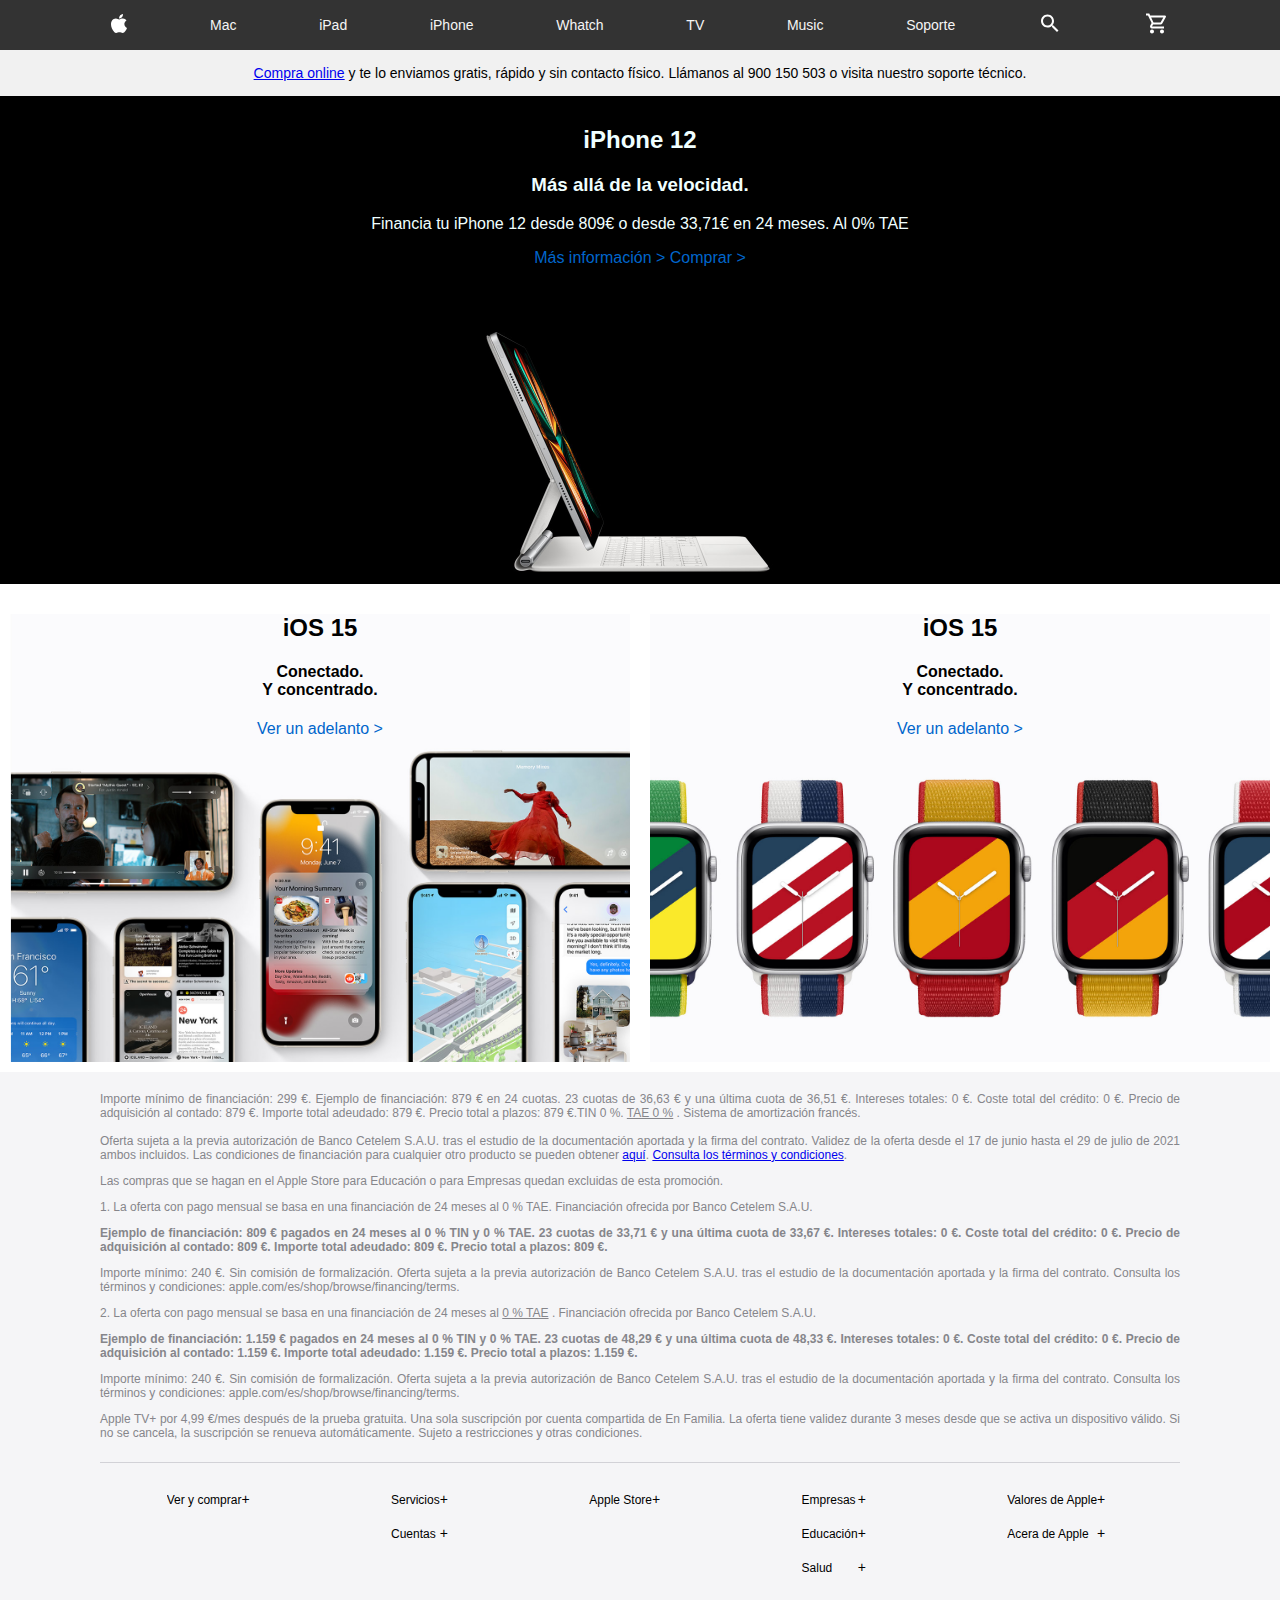
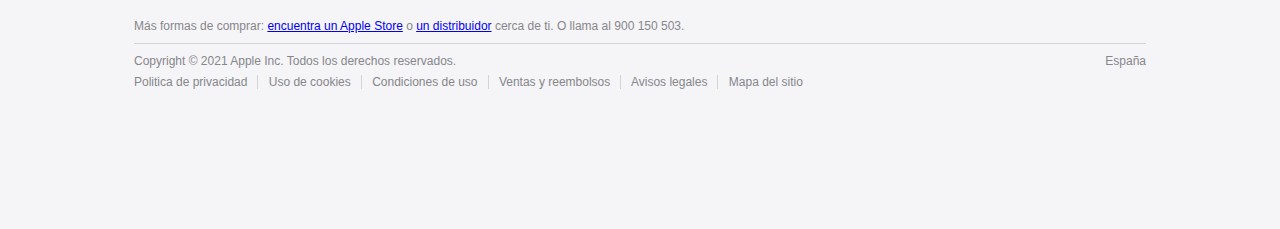
<file: apple.html>
<!DOCTYPE html>
<html>

<head>
    <meta charset="utf-8" name="viewport" content="width=device-width, initial-scale=1.0">
    <title>Apple</title>
    <link rel="stylesheet" type="text/css" href="styles-apple.css">
    <link rel="stylesheet"
          href="https://fonts.googleapis.com/css?family=Tangerine">
</head>
<body>
    <nav class="nav" id="navbar-header">
        <header >
            <ul class="nav-brand">
                <li class="nav-brand__link menu">
                    <a href="#navbar-header">
                        <img class="nav-icon" src="./resources/menu_white_24dp.svg" width="24" height="27" alt="apple logo">
                    </a>
                </li>
                <li class="nav-brand__link close">
                    <a href="#">
                        <img class="nav-icon" src="./resources/close_white_24dp.svg" width="24" height="27" alt="apple logo">
                    </a>
                </li>
                <li class="nav-brand__link">
                    <img class="nav-icon" src="./resources/apple.svg" width="16" height="19" alt="menu logo">
                </li>
                <li class="nav-brand__link">
                    <img class="nav-icon" src="./resources/shopping_cart_white_24dp.svg" width="24" height="27" alt="close logo">
                </li>
            </ul>
        </header>

        <ul class="nav-bar nav-bar-m">
            <li class="nav-bar__link mobile-hide">
                <img src="./resources/apple.svg" width="16" height="19" alt="apple logo">
            </li>
            <li class="nav-bar__link">
                <a>Mac</a>
            </li>
            <li class="nav-bar__link">
                <a>iPad</a>
            </li>
            <li class="nav-bar__link">
                <a>iPhone</a>
            </li>
            <li class="nav-bar__link">
                <a>Whatch</a>
            </li>
            <li class="nav-bar__link">
                <a>TV</a>
            </li>
            <li class="nav-bar__link">
                <a>Music</a>
            </li>
            <li class="nav-bar__link">
                <a>Soporte</a>
            </li>
            <li class="nav-bar__link mobile-hide">
                <img src="./resources/search_white_24dp.svg" width="24" height="27" alt="apple logo">
            </li>
            <li class="nav-bar__link mobile-hide">
                <img src="./resources/shopping_cart_white_24dp.svg" width="24" height="27" alt="apple logo">
            </li>
        </ul>
    </nav>
    <main>
        <div class="buy-online">
            <div class="buy-online__aviso-envio">
                <a href="/es/shop/goto/shop">Compra online</a>
                <span> y te lo enviamos gratis, rápido y sin contacto físico. Llámanos al
                     900 150 503 o visita nuestro soporte técnico.</span>
            </div>
        </div>
        <div class="section-product product-new">
            <div class="image-background ipad-pro">
                <div>
                    <h2>iPhone 12</h2>
                    <h3>Más allá de la velocidad.</h3>
                    <p>Financia tu iPhone 12 desde 809&euro; o desde 33,71&euro; en 24 meses. Al 0% TAE</p>
                </div>
                <div>
                    <a class="section-product__link-product">Más información ></a>
                    <a class="section-product__link-product">Comprar ></a>
                </div>
            </div>
        </div>
        <div class="section-product half-product" style="background-color:white;color: black;">
            <div class="image-background products-all">
                <div>
                    <h2>iOS 15</h2>
                    <h4>Conectado.<br> Y concentrado.</h4>
                </div>
                <div>
                    <a class="section-product__link-product">Ver un adelanto ></a>
                </div>
            </div>
        </div>

        <div class="section-product half-product" style="background-color:white;color: black;">
            <div class="image-background products-watch">
                <div>
                    <h2>iOS 15</h2>
                    <h4>Conectado.<br> Y concentrado.</h4>
                </div>
                <div>
                    <a class="section-product__link-product">Ver un adelanto ></a>
                </div>
            </div>
        </div>
    </main>

    <footer>
        <div class="footer-padding">
            <div class="footer-color">
                <div class="footer-style">
                    <span>Importe mínimo de financiación: 299 &euro;.
                         Ejemplo de financiación: 879 &euro; en 24 cuotas. 23 cuotas de 36,63 &euro; y una última cuota de 36,51 &euro;.
                          Intereses totales: 0 &euro;. Coste total del crédito: 0 €. Precio de adquisición al contado: 879 &euro;.
                           Importe total adeudado: 879 &euro;. Precio total a plazos: 879 &euro;.TIN 0 %.</span>
                    <span class="underline"> TAE 0 %</span>
                    <span>. Sistema de amortización francés.</span>   
                    <br>
                    <br>   
                    <span>Oferta sujeta a la previa autorización de Banco Cetelem S.A.U. tras el estudio de la
                     documentación aportada y la firma del contrato. Validez de la oferta desde el 17 de junio hasta
                      el 29 de julio de 2021 ambos incluidos. Las condiciones de financiación para cualquier otro
                       producto se pueden obtener </span>
                    <a href="https://www.cetelem.es/prestamo/calculadora-apple-promo/">aquí</a>.
                    <a href="/es/shop/browse/finance/loan">Consulta los términos y condiciones</a>.
                        
                    <p>Las compras que se hagan en el Apple Store para Educación o para Empresas quedan excluidas
                     de esta promoción.
                    </p>
                    <p>1. La oferta con pago mensual se basa en una financiación de 24 meses al 0 % TAE.
                         Financiación ofrecida por Banco Cetelem S.A.U.
                        
                    <p class="bold">Ejemplo de financiación: 809 &euro; pagados en 24 meses al 0 % TIN y 0 % TAE. 23 cuotas de 33,71 &euro;
                     y una última cuota de 33,67 &euro;. Intereses totales: 0 &euro;. Coste total del crédito: 0 &euro;. Precio de
                      adquisición al contado: 809 &euro;. Importe total adeudado: 809 &euro;. Precio total a plazos: 809 &euro;.</p>
                        
                    <p>Importe mínimo: 240 &euro;. Sin comisión de formalización. Oferta sujeta a la previa autorización
                         de Banco Cetelem S.A.U. tras el estudio de la documentación aportada y la firma del contrato.
                          Consulta los términos y condiciones: apple.com/es/shop/browse/financing/terms.
                    </p>
                    
                    <span>2. La oferta con pago mensual se basa en una financiación de 24 meses al </span>
                    <span class="underline">0 % TAE</span>
                    <span>. Financiación ofrecida por Banco Cetelem S.A.U.</span>
                        
                    <p class="bold">Ejemplo de financiación: 1.159 &euro; pagados en 24 meses al 0 % TIN y 0 % TAE. 23 cuotas de 48,29 &euro;
                         y una última cuota de 48,33 &euro;. Intereses totales: 0 &euro;. Coste total del crédito: 0 €. Precio de
                          adquisición al contado: 1.159 &euro;. Importe total adeudado: 1.159 &euro;. Precio total a plazos: 1.159 &euro;.</p>
                        
                    <p>Importe mínimo: 240 &euro;. Sin comisión de formalización. Oferta sujeta a la previa autorización
                         de Banco Cetelem S.A.U. tras el estudio de la documentación aportada y la firma del contrato.
                          Consulta los términos y condiciones: apple.com/es/shop/browse/financing/terms.
                    </p>
                    
                    <p>Apple TV+ por 4,99 &euro;/mes después de la prueba gratuita. Una sola suscripción por cuenta
                         compartida de En Familia. La oferta tiene validez durante 3 meses desde que se activa
                          un dispositivo válido. Si no se cancela, la suscripción se renueva automáticamente.
                           Sujeto a restricciones y otras condiciones.</p>
                </div>
                <nav>
                    <div class="nav-bar-show">
                        <div class="footer-item" id="footer-item-1">
                            <p class="footer-item__link-1">Ver y comprar</p>
                            <span class="footer-item__expand-1">+</span>
                            <a href="#footer-item-1" class="footer-item__open-list-1"></a>
                            <a href="#" class="footer-item__close-list-1"></a>
                            <ul class="footer-item__list-1">
                                <li>
                                    <a>Mac</a>
                                </li>
                                <li>
                                    <a>iPad</a>
                                </li>
                                <li>
                                    <a>iPhone</a>
                                </li>
                                <li>
                                    <a>Watch</a>
                                </li>
                                <li>
                                    <a>TV</a>
                                </li>
                                <li>
                                    <a>Music</a>
                                </li>
                                <li>
                                    <a>AirPods</a>
                                </li>
                                <li>
                                    <a>Accesorios</a>
                                </li>
                                <li>
                                    <a>Tarjeta Regalo</a>
                                </li>
                            </ul>
                        </div>
                        <div>
                            <div class="footer-item" id="footer-item-2">
                                <p class="footer-item__link-2">Servicios</p>
                                <span class="footer-item__expand-2">+</span>
                                <a href="#footer-item-2" class="footer-item__open-list-2"></a>
                                <a href="#" class="footer-item__close-list-2"></a>
                                <ul class="footer-item__list-2">
                                    <li>
                                        <a>Apple Music</a>
                                    </li>
                                    <li>
                                        <a>Apple TV+</a>
                                    </li>
                                    <li>
                                        <a>Apple Arcade</a>
                                    </li>
                                    <li>
                                        <a>iCloud</a>
                                    </li>
                                    <li>
                                        <a>Apple One</a>
                                    </li>
                                    <li>
                                        <a>Apple Pay</a>
                                    </li>
                                    <li>
                                        <a>Apple Books</a>
                                    </li>
                                    <li>
                                        <a>Apple Podcasts</a>
                                    </li>
                                    <li>
                                        <a>Apple Store</a>
                                    </li>
                                </ul>
                            </div>
                            <div class="footer-item" id="footer-item-3">
                                <p class="footer-item__link-3">Cuentas</p>
                                <span class="footer-item__expand-3">+</span>
                                <a href="#footer-item-3" class="footer-item__open-list-3"></a>
                                <a href="#" class="footer-item__close-list-3"></a>
                                <ul class="footer-item__list-3">
                                    <li>
                                        <a>Gestionar ID de Apple</a>
                                    </li>
                                    <li>
                                        <a>Cuenta de Apple Store</a>
                                    </li>
                                    <li>
                                        <a>iCloud.com</a>
                                    </li>
                                </ul>
                            </div>
                        </div>
                        <div class="footer-item" id="footer-item-4">
                            <p class="footer-item__link-4">Apple Store</p>
                            <span class="footer-item__expand-4">+</span>
                            <a href="#footer-item-4" class="footer-item__open-list-4"></a>
                            <a href="#" class="footer-item__close-list-4"></a>
                            <ul class="footer-item__list-4">
                                <li>
                                    <a>Encontrar una tienda</a>
                                </li>
                                <li>
                                    <a>Comprar online</a>
                                </li>
                                <li>
                                    <a>Genius Bar</a>
                                </li>
                                <li>
                                    <a>Today at Apple</a>
                                </li>
                                <li>
                                    <a>Campamento de Apple</a>
                                </li>
                                <li>
                                    <a>App Apple Store</a>
                                </li>
                                <li>
                                    <a>Reacondicionado</a>
                                </li>
                                <li>
                                    <a>Financiación</a>
                                </li>
                                <li>
                                    <a>Apple Trade In</a>
                                </li>
                                <li>
                                    <a>Ayudar para comprar</a>
                                </li>
                            </ul>
                        </div>
                        <div>
                            <div class="footer-item" id="footer-item-5">
                                <p class="footer-item__link-5">Empresas</p>
                                <span class="footer-item__expand-5">+</span>
                                <a href="#footer-item-5" class="footer-item__open-list-5"></a>
                                <a href="#" class="footer-item__close-list-5"></a>
                                <ul class="footer-item__list-5">
                                    <li>
                                        <a>Apple y las empresas</a>
                                    </li>
                                    <li>
                                        <a>Compras de empresa</a>
                                    </li>
                                </ul>
                            </div>
                            <div class="footer-item" id="footer-item-6">
                                <p class="footer-item__link-6">Educación</p>
                                <span class="footer-item__expand-6">+</span>
                                <a href="#footer-item-6" class="footer-item__open-list-6"></a>
                                <a href="#" class="footer-item__close-list-6"></a>
                                <ul class="footer-item__list-6">
                                    <li>
                                        <a>Apple en la educación</a>
                                    </li>
                                    <li>
                                        <a>Compras para la universidad</a>
                                    </li>
                                </ul>
                            </div>
                            <div class="footer-item" id="footer-item-7">
                                <p class="footer-item__link-7">Salud</p>
                                <span class="footer-item__expand-7">+</span>
                                <a href="#footer-item-7" class="footer-item__open-list-7"></a>
                                <a href="#" class="footer-item__close-list-7"></a>
                                <ul class="footer-item__list-7">
                                    <li>
                                        <a>Apple en el sector sanitario</a>
                                    </li>
                                    <li>
                                        <a>Salud en el Apple Watch</a>
                                    </li>
                                </ul>
                            </div>
                        </div>
                        <div>
                            <div class="footer-item" id="footer-item-8">
                                <p class="footer-item__link-8">Valores de Apple</p>
                                <span class="footer-item__expand-8">+</span>
                                <a href="#footer-item-8" class="footer-item__open-list-8"></a>
                                <a href="#" class="footer-item__close-list-8"></a>
                                <ul class="footer-item__list-8">
                                    <li>
                                        <a>Accesibilidad</a>
                                    </li>
                                    <li>
                                        <a>Medio Ambiente</a>
                                    </li>
                                    <li>
                                        <a>Privacidad</a>
                                    </li>
                                    <li>
                                        <a>Responsabilidad de proveedores</a>
                                    </li>
                                </ul>
                            </div>
                            <div class="footer-item" id="footer-item-9">
                                <p class="footer-item__link-9">Acera de Apple</p>
                                <span class="footer-item__expand-9">+</span>
                                <a href="#footer-item-9" class="footer-item__open-list-9"></a>
                                <a href="#" class="footer-item__close-list-9"></a>
                                <ul class="footer-item__list-9">
                                    <li>
                                        <a>Newsroom</a>
                                    </li>
                                    <li>
                                        <a>Directivos de Apple</a>
                                    </li>
                                    <li>
                                        <a>Empleo</a>
                                    </li>
                                    <li>
                                        <a>Garantía</a>
                                    </li>
                                    <li>
                                        <a>Inversores</a>
                                    </li>
                                    <li>
                                        <a>Ética y conducta</a>
                                    </li>
                                    <li>
                                        <a>Eventos</a>
                                    </li>
                                    <li>
                                        <a>Creación de empleo en Europa</a>
                                    </li>
                                    <li>
                                        <a>Contacto</a>
                                    </li>
                                </ul>
                            </div>
                        </div>
                        
                    </div>
            
                </nav>
                <div class="bottom-footer">
                    <div class="buy-more">
                        <span>Más formas de comprar: </span>
                        <a href="/es/retail/">encuentra un Apple Store</a>
                        <span> o </span>
                        <a href="https://locate.apple.com/es/es/">un distribuidor</a>
                        <span> cerca de ti.</span>
                        <span> O llama al 900 150 503.</span>
                    </div>
                    <div class="footer-location">
                        <a>España</a>
                    </div>
                    <div class="copy-right">Copyright © 2021 Apple Inc. Todos los derechos reservados.
                    </div>
                    <div class="last-footer-list">
                        <a class="last-footer-list__item">Politica de privacidad</a>
                        <a class="last-footer-list__item">Uso de cookies</a>
                        <a class="last-footer-list__item">Condiciones de uso</a>
                        <a class="last-footer-list__item">Ventas y reembolsos</a>
                        <a class="last-footer-list__item">Avisos legales</a>
                        <a>Mapa del sitio</a>
                    </div>

                </div>
            </div>
        </div>

    </footer>
    
</body>

</html>
</file>
<file: styles-apple.css>
body {
  margin: 0%;
  padding: 0%;
  font-family: "SF Pro Display", "SF Pro Icons", "Helvetica Neue", "Helvetica", "Arial", sans-serif;
}

/*header{
    background-color:darkgreen;
    height: 50px;
    margin: 10px;
    border-radius: 10px;
}*/
nav {
  /*display: flex;
    flex-direction: row;
    justify-content:center;
    display: flex;
    justify-content: center;
    align-content: space-around;
    flex-wrap: wrap;
    margin: 10px;*/
}

.nav-brand {
  height: 50px;
  display: -webkit-box;
  display: -ms-flexbox;
  display: flex;
  -webkit-box-pack: justify;
      -ms-flex-pack: justify;
          justify-content: space-between;
  -webkit-box-align: center;
      -ms-flex-align: center;
          align-items: center;
  -webkit-box-orient: horizontal;
  -webkit-box-direction: normal;
      -ms-flex-direction: row;
          flex-direction: row;
  background-color: rgba(0, 0, 0, 0.8);
}

.nav-brand .nav-icon {
  padding: 15px;
}

.nav-brand .nav-brand__link {
  color: whitesmoke;
}

.nav-icon {
  padding: 15px;
}

.nav-brand__link {
  color: whitesmoke;
}

.nav-bar {
  position: absolute;
  width: 100%;
  display: -webkit-box;
  display: -ms-flexbox;
  display: flex;
  -ms-flex-pack: distribute;
      justify-content: space-around;
  -webkit-box-orient: vertical;
  -webkit-box-direction: normal;
      -ms-flex-direction: column;
          flex-direction: column;
  overflow: hidden;
  -webkit-transition: height 0.4 ease;
  transition: height 0.4 ease;
}

.nav-bar-m {
  background-color: rgba(0, 0, 0, 0.8);
  height: 0px;
  -webkit-box-align: center;
      -ms-flex-align: center;
          align-items: center;
}

.nav-bar__link {
  color: whitesmoke;
  font-size: 14px;
  font-weight: 300;
  /*width: 80%;
    font-size: 14px;
    font-weight: 400;
    margin: 0;
    padding: 10px 0px;
    border-bottom: 1px solid #d2d2d7;*/
}

.menu {
  display: block;
}

.close {
  display: none;
}

.mobile-hide {
  display: block;
}

#navbar-header:target .nav-bar {
  height: 300px;
}

#navbar-header:target .nav-bar .mobile-hide {
  display: none;
}

#navbar-header:target .nav-brand .menu {
  display: none;
}

#navbar-header:target .nav-brand .close {
  display: block;
}

/*nav a{
    height: 100%;
    float: left;
    text-align: center;
    color: red;
    text-decoration: none;
}*/
ul {
  margin: 0;
  padding: 0;
}

li {
  list-style: none;
}

main {
  height: -webkit-fit-content;
  height: -moz-fit-content;
  height: fit-content;
  background-color: #06c;
}

.buy-online {
  width: 100%;
  height: -webkit-fit-content;
  height: -moz-fit-content;
  height: fit-content;
  text-align: center;
  background-color: #f1f1f1;
}

.buy-online__aviso-envio {
  margin: auto;
  padding: 15px 0px;
  width: 80%;
  font-size: 14px;
  text-decoration: none;
}

.section-product {
  height: -webkit-fit-content;
  height: -moz-fit-content;
  height: fit-content;
  text-align: center;
  background-color: black;
  color: azure;
  padding: 10px;
}

.half-product {
  width: calc(100% - 20px);
  float: left;
}

.product-new {
  width: calc(100% - 20px);
}

.image-background {
  max-width: 100%;
  margin: auto;
  width: 734px;
  height: 448px;
  background-size: 734px 448px;
  background-position: center;
  background-size: cover;
}

.section-product__link-product {
  color: #06c;
}

.ipad-pro {
  background-image: url("./resources/hero_ipad_pro__gl982dtu49im_small_2x.jpg");
}

.products-all {
  background-image: url("./resources/tile_ios15__fdoo7kck6322_small_2x.jpg");
}

.products-watch {
  background-image: url("./resources/promo_watch_international_collection__doumy2y89m4i_large_2x.jpg");
}

.images__products {
  width: 100%;
}

.img__product {
  max-width: 100%;
  width: auto;
  height: auto;
}

footer {
  float: left;
}

.footer-padding {
  height: -webkit-fit-content;
  height: -moz-fit-content;
  height: fit-content;
  color: #86868b;
  background-color: #f5f5f7;
  padding: 20px;
}

.nav-bar-show {
  height: -webkit-fit-content;
  height: -moz-fit-content;
  height: fit-content;
  color: black;
  background-color: #f5f5f7;
  padding-top: 20px;
}

.footer-style {
  margin: auto;
  text-align: justify;
  font-size: 12px;
  border-bottom: 1px solid #d2d2d7;
  padding-bottom: 10px;
}

.footer-item {
  font-size: 12px;
  font-weight: 400;
  margin: 0;
  padding: 10px 0px;
  cursor: pointer;
  position: relative;
  border-bottom: 1px solid #d2d2d7;
  height: 15px;
  overflow: hidden;
}

.footer-item__link-1 {
  margin: 0;
  display: inline;
}

.footer-item__list-1 {
  display: none;
}

.footer-item__open-list-1 {
  right: 0;
  cursor: default;
  display: block;
  position: absolute;
  top: 0;
  width: 100%;
  height: 100%;
}

.footer-item__close-list-1 {
  right: 0;
  cursor: default;
  display: none;
  position: absolute;
  top: 0;
  width: 100%;
  height: 100%;
}

.footer-item__expand-1 {
  float: right;
  font-size: 14px;
  font-weight: normal;
  margin-top: -2px;
  margin-right: 8px;
  text-align: left;
  transition: transform 0.3s ease, -webkit-transform 0.3s ease;
}

.footer-item {
  font-size: 12px;
  font-weight: 400;
  margin: 0;
  padding: 10px 0px;
  cursor: pointer;
  position: relative;
  border-bottom: 1px solid #d2d2d7;
  height: 15px;
  overflow: hidden;
}

.footer-item__link-2 {
  margin: 0;
  display: inline;
}

.footer-item__list-2 {
  display: none;
}

.footer-item__open-list-2 {
  right: 0;
  cursor: default;
  display: block;
  position: absolute;
  top: 0;
  width: 100%;
  height: 100%;
}

.footer-item__close-list-2 {
  right: 0;
  cursor: default;
  display: none;
  position: absolute;
  top: 0;
  width: 100%;
  height: 100%;
}

.footer-item__expand-2 {
  float: right;
  font-size: 14px;
  font-weight: normal;
  margin-top: -2px;
  margin-right: 8px;
  text-align: left;
  transition: transform 0.3s ease, -webkit-transform 0.3s ease;
}

.footer-item {
  font-size: 12px;
  font-weight: 400;
  margin: 0;
  padding: 10px 0px;
  cursor: pointer;
  position: relative;
  border-bottom: 1px solid #d2d2d7;
  height: 15px;
  overflow: hidden;
}

.footer-item__link-3 {
  margin: 0;
  display: inline;
}

.footer-item__list-3 {
  display: none;
}

.footer-item__open-list-3 {
  right: 0;
  cursor: default;
  display: block;
  position: absolute;
  top: 0;
  width: 100%;
  height: 100%;
}

.footer-item__close-list-3 {
  right: 0;
  cursor: default;
  display: none;
  position: absolute;
  top: 0;
  width: 100%;
  height: 100%;
}

.footer-item__expand-3 {
  float: right;
  font-size: 14px;
  font-weight: normal;
  margin-top: -2px;
  margin-right: 8px;
  text-align: left;
  transition: transform 0.3s ease, -webkit-transform 0.3s ease;
}

.footer-item {
  font-size: 12px;
  font-weight: 400;
  margin: 0;
  padding: 10px 0px;
  cursor: pointer;
  position: relative;
  border-bottom: 1px solid #d2d2d7;
  height: 15px;
  overflow: hidden;
}

.footer-item__link-4 {
  margin: 0;
  display: inline;
}

.footer-item__list-4 {
  display: none;
}

.footer-item__open-list-4 {
  right: 0;
  cursor: default;
  display: block;
  position: absolute;
  top: 0;
  width: 100%;
  height: 100%;
}

.footer-item__close-list-4 {
  right: 0;
  cursor: default;
  display: none;
  position: absolute;
  top: 0;
  width: 100%;
  height: 100%;
}

.footer-item__expand-4 {
  float: right;
  font-size: 14px;
  font-weight: normal;
  margin-top: -2px;
  margin-right: 8px;
  text-align: left;
  transition: transform 0.3s ease, -webkit-transform 0.3s ease;
}

.footer-item {
  font-size: 12px;
  font-weight: 400;
  margin: 0;
  padding: 10px 0px;
  cursor: pointer;
  position: relative;
  border-bottom: 1px solid #d2d2d7;
  height: 15px;
  overflow: hidden;
}

.footer-item__link-5 {
  margin: 0;
  display: inline;
}

.footer-item__list-5 {
  display: none;
}

.footer-item__open-list-5 {
  right: 0;
  cursor: default;
  display: block;
  position: absolute;
  top: 0;
  width: 100%;
  height: 100%;
}

.footer-item__close-list-5 {
  right: 0;
  cursor: default;
  display: none;
  position: absolute;
  top: 0;
  width: 100%;
  height: 100%;
}

.footer-item__expand-5 {
  float: right;
  font-size: 14px;
  font-weight: normal;
  margin-top: -2px;
  margin-right: 8px;
  text-align: left;
  transition: transform 0.3s ease, -webkit-transform 0.3s ease;
}

.footer-item {
  font-size: 12px;
  font-weight: 400;
  margin: 0;
  padding: 10px 0px;
  cursor: pointer;
  position: relative;
  border-bottom: 1px solid #d2d2d7;
  height: 15px;
  overflow: hidden;
}

.footer-item__link-6 {
  margin: 0;
  display: inline;
}

.footer-item__list-6 {
  display: none;
}

.footer-item__open-list-6 {
  right: 0;
  cursor: default;
  display: block;
  position: absolute;
  top: 0;
  width: 100%;
  height: 100%;
}

.footer-item__close-list-6 {
  right: 0;
  cursor: default;
  display: none;
  position: absolute;
  top: 0;
  width: 100%;
  height: 100%;
}

.footer-item__expand-6 {
  float: right;
  font-size: 14px;
  font-weight: normal;
  margin-top: -2px;
  margin-right: 8px;
  text-align: left;
  transition: transform 0.3s ease, -webkit-transform 0.3s ease;
}

.footer-item {
  font-size: 12px;
  font-weight: 400;
  margin: 0;
  padding: 10px 0px;
  cursor: pointer;
  position: relative;
  border-bottom: 1px solid #d2d2d7;
  height: 15px;
  overflow: hidden;
}

.footer-item__link-7 {
  margin: 0;
  display: inline;
}

.footer-item__list-7 {
  display: none;
}

.footer-item__open-list-7 {
  right: 0;
  cursor: default;
  display: block;
  position: absolute;
  top: 0;
  width: 100%;
  height: 100%;
}

.footer-item__close-list-7 {
  right: 0;
  cursor: default;
  display: none;
  position: absolute;
  top: 0;
  width: 100%;
  height: 100%;
}

.footer-item__expand-7 {
  float: right;
  font-size: 14px;
  font-weight: normal;
  margin-top: -2px;
  margin-right: 8px;
  text-align: left;
  transition: transform 0.3s ease, -webkit-transform 0.3s ease;
}

.footer-item {
  font-size: 12px;
  font-weight: 400;
  margin: 0;
  padding: 10px 0px;
  cursor: pointer;
  position: relative;
  border-bottom: 1px solid #d2d2d7;
  height: 15px;
  overflow: hidden;
}

.footer-item__link-8 {
  margin: 0;
  display: inline;
}

.footer-item__list-8 {
  display: none;
}

.footer-item__open-list-8 {
  right: 0;
  cursor: default;
  display: block;
  position: absolute;
  top: 0;
  width: 100%;
  height: 100%;
}

.footer-item__close-list-8 {
  right: 0;
  cursor: default;
  display: none;
  position: absolute;
  top: 0;
  width: 100%;
  height: 100%;
}

.footer-item__expand-8 {
  float: right;
  font-size: 14px;
  font-weight: normal;
  margin-top: -2px;
  margin-right: 8px;
  text-align: left;
  transition: transform 0.3s ease, -webkit-transform 0.3s ease;
}

.footer-item {
  font-size: 12px;
  font-weight: 400;
  margin: 0;
  padding: 10px 0px;
  cursor: pointer;
  position: relative;
  border-bottom: 1px solid #d2d2d7;
  height: 15px;
  overflow: hidden;
}

.footer-item__link-9 {
  margin: 0;
  display: inline;
}

.footer-item__list-9 {
  display: none;
}

.footer-item__open-list-9 {
  right: 0;
  cursor: default;
  display: block;
  position: absolute;
  top: 0;
  width: 100%;
  height: 100%;
}

.footer-item__close-list-9 {
  right: 0;
  cursor: default;
  display: none;
  position: absolute;
  top: 0;
  width: 100%;
  height: 100%;
}

.footer-item__expand-9 {
  float: right;
  font-size: 14px;
  font-weight: normal;
  margin-top: -2px;
  margin-right: 8px;
  text-align: left;
  transition: transform 0.3s ease, -webkit-transform 0.3s ease;
}

/*.footer-item {
  font-size: 12px;
  font-weight: 400;
  margin: 0;
  padding: 10px 0px;
  cursor: pointer;
  position: relative;
  border-bottom: 1px solid #d2d2d7;
  height: 15px;
  overflow: hidden;

  &__link {
    margin: 0;
    display: inline;
  }
  
  &__list {
    display: none;
  }
  
  &__open-list {
    right: 0;
    cursor: default;
    display: block;
    position: absolute;
    top: 0;
    width: 100%;
    height: 100%;
  }
  
  &__close-list {
    right: 0;
    cursor: default;
    display: none;
    position: absolute;
    top: 0;
    width: 100%;
    height: 100%;
  }
  
  &__expand {
    float: right;
    font-size: 14px;
    font-weight: normal;
    margin-top: -2px;
    margin-right: 8px;
    text-align: left;
    transition: transform 0.3s ease, -webkit-transform 0.3s ease;
  }
}*/
.bold {
  font-weight: 700;
}

.underline {
  text-decoration: underline;
}

#footer-item-1:target {
  padding: 0px;
  height: 270px;
}

#footer-item-1:target .footer-item__list-1 {
  display: block;
}

#footer-item-1:target .footer-item__expand-1 {
  -webkit-transform: rotate(46deg) scale(1.08);
  transform: rotate(45deg) scale(1.08);
}

#footer-item-1:target .footer-item__open-list-1 {
  display: -webkit-box;
  display: -ms-flexbox;
  display: flex;
  -webkit-box-pack: justify;
      -ms-flex-pack: justify;
          justify-content: space-between;
  -webkit-box-align: center;
      -ms-flex-align: center;
          align-items: center;
  -webkit-box-orient: horizontal;
  -webkit-box-direction: normal;
      -ms-flex-direction: row;
          flex-direction: row;
}

#footer-item-1:target .footer-item__close-list-1 {
  display: block;
}

#footer-item-1:target li {
  padding: 6px 14px;
  display: block;
}

#footer-item-2:target {
  padding: 0px;
  height: 270px;
}

#footer-item-2:target .footer-item__list-2 {
  display: block;
}

#footer-item-2:target .footer-item__expand-2 {
  -webkit-transform: rotate(46deg) scale(1.08);
  transform: rotate(45deg) scale(1.08);
}

#footer-item-2:target .footer-item__open-list-2 {
  display: -webkit-box;
  display: -ms-flexbox;
  display: flex;
  -webkit-box-pack: justify;
      -ms-flex-pack: justify;
          justify-content: space-between;
  -webkit-box-align: center;
      -ms-flex-align: center;
          align-items: center;
  -webkit-box-orient: horizontal;
  -webkit-box-direction: normal;
      -ms-flex-direction: row;
          flex-direction: row;
}

#footer-item-2:target .footer-item__close-list-2 {
  display: block;
}

#footer-item-2:target li {
  padding: 6px 14px;
  display: block;
}

#footer-item-3:target {
  padding: 0px;
  height: 270px;
}

#footer-item-3:target .footer-item__list-3 {
  display: block;
}

#footer-item-3:target .footer-item__expand-3 {
  -webkit-transform: rotate(46deg) scale(1.08);
  transform: rotate(45deg) scale(1.08);
}

#footer-item-3:target .footer-item__open-list-3 {
  display: -webkit-box;
  display: -ms-flexbox;
  display: flex;
  -webkit-box-pack: justify;
      -ms-flex-pack: justify;
          justify-content: space-between;
  -webkit-box-align: center;
      -ms-flex-align: center;
          align-items: center;
  -webkit-box-orient: horizontal;
  -webkit-box-direction: normal;
      -ms-flex-direction: row;
          flex-direction: row;
}

#footer-item-3:target .footer-item__close-list-3 {
  display: block;
}

#footer-item-3:target li {
  padding: 6px 14px;
  display: block;
}

#footer-item-4:target {
  padding: 0px;
  height: 270px;
}

#footer-item-4:target .footer-item__list-4 {
  display: block;
}

#footer-item-4:target .footer-item__expand-4 {
  -webkit-transform: rotate(46deg) scale(1.08);
  transform: rotate(45deg) scale(1.08);
}

#footer-item-4:target .footer-item__open-list-4 {
  display: -webkit-box;
  display: -ms-flexbox;
  display: flex;
  -webkit-box-pack: justify;
      -ms-flex-pack: justify;
          justify-content: space-between;
  -webkit-box-align: center;
      -ms-flex-align: center;
          align-items: center;
  -webkit-box-orient: horizontal;
  -webkit-box-direction: normal;
      -ms-flex-direction: row;
          flex-direction: row;
}

#footer-item-4:target .footer-item__close-list-4 {
  display: block;
}

#footer-item-4:target li {
  padding: 6px 14px;
  display: block;
}

#footer-item-5:target {
  padding: 0px;
  height: 270px;
}

#footer-item-5:target .footer-item__list-5 {
  display: block;
}

#footer-item-5:target .footer-item__expand-5 {
  -webkit-transform: rotate(46deg) scale(1.08);
  transform: rotate(45deg) scale(1.08);
}

#footer-item-5:target .footer-item__open-list-5 {
  display: -webkit-box;
  display: -ms-flexbox;
  display: flex;
  -webkit-box-pack: justify;
      -ms-flex-pack: justify;
          justify-content: space-between;
  -webkit-box-align: center;
      -ms-flex-align: center;
          align-items: center;
  -webkit-box-orient: horizontal;
  -webkit-box-direction: normal;
      -ms-flex-direction: row;
          flex-direction: row;
}

#footer-item-5:target .footer-item__close-list-5 {
  display: block;
}

#footer-item-5:target li {
  padding: 6px 14px;
  display: block;
}

#footer-item-6:target {
  padding: 0px;
  height: 270px;
}

#footer-item-6:target .footer-item__list-6 {
  display: block;
}

#footer-item-6:target .footer-item__expand-6 {
  -webkit-transform: rotate(46deg) scale(1.08);
  transform: rotate(45deg) scale(1.08);
}

#footer-item-6:target .footer-item__open-list-6 {
  display: -webkit-box;
  display: -ms-flexbox;
  display: flex;
  -webkit-box-pack: justify;
      -ms-flex-pack: justify;
          justify-content: space-between;
  -webkit-box-align: center;
      -ms-flex-align: center;
          align-items: center;
  -webkit-box-orient: horizontal;
  -webkit-box-direction: normal;
      -ms-flex-direction: row;
          flex-direction: row;
}

#footer-item-6:target .footer-item__close-list-6 {
  display: block;
}

#footer-item-6:target li {
  padding: 6px 14px;
  display: block;
}

#footer-item-7:target {
  padding: 0px;
  height: 270px;
}

#footer-item-7:target .footer-item__list-7 {
  display: block;
}

#footer-item-7:target .footer-item__expand-7 {
  -webkit-transform: rotate(46deg) scale(1.08);
  transform: rotate(45deg) scale(1.08);
}

#footer-item-7:target .footer-item__open-list-7 {
  display: -webkit-box;
  display: -ms-flexbox;
  display: flex;
  -webkit-box-pack: justify;
      -ms-flex-pack: justify;
          justify-content: space-between;
  -webkit-box-align: center;
      -ms-flex-align: center;
          align-items: center;
  -webkit-box-orient: horizontal;
  -webkit-box-direction: normal;
      -ms-flex-direction: row;
          flex-direction: row;
}

#footer-item-7:target .footer-item__close-list-7 {
  display: block;
}

#footer-item-7:target li {
  padding: 6px 14px;
  display: block;
}

#footer-item-8:target {
  padding: 0px;
  height: 270px;
}

#footer-item-8:target .footer-item__list-8 {
  display: block;
}

#footer-item-8:target .footer-item__expand-8 {
  -webkit-transform: rotate(46deg) scale(1.08);
  transform: rotate(45deg) scale(1.08);
}

#footer-item-8:target .footer-item__open-list-8 {
  display: -webkit-box;
  display: -ms-flexbox;
  display: flex;
  -webkit-box-pack: justify;
      -ms-flex-pack: justify;
          justify-content: space-between;
  -webkit-box-align: center;
      -ms-flex-align: center;
          align-items: center;
  -webkit-box-orient: horizontal;
  -webkit-box-direction: normal;
      -ms-flex-direction: row;
          flex-direction: row;
}

#footer-item-8:target .footer-item__close-list-8 {
  display: block;
}

#footer-item-8:target li {
  padding: 6px 14px;
  display: block;
}

#footer-item-9:target {
  padding: 0px;
  height: 270px;
}

#footer-item-9:target .footer-item__list-9 {
  display: block;
}

#footer-item-9:target .footer-item__expand-9 {
  -webkit-transform: rotate(46deg) scale(1.08);
  transform: rotate(45deg) scale(1.08);
}

#footer-item-9:target .footer-item__open-list-9 {
  display: -webkit-box;
  display: -ms-flexbox;
  display: flex;
  -webkit-box-pack: justify;
      -ms-flex-pack: justify;
          justify-content: space-between;
  -webkit-box-align: center;
      -ms-flex-align: center;
          align-items: center;
  -webkit-box-orient: horizontal;
  -webkit-box-direction: normal;
      -ms-flex-direction: row;
          flex-direction: row;
}

#footer-item-9:target .footer-item__close-list-9 {
  display: block;
}

#footer-item-9:target li {
  padding: 6px 14px;
  display: block;
}

.bottom-footer {
  padding: 34px;
  font-size: 12px;
  color: #86868b;
}

.buy-more {
  border-bottom: 1px solid #d2d2d7;
  padding-bottom: 10px;
  margin-bottom: 10px;
}

.footer-location {
  padding-bottom: 10px;
}

.copy-right {
  padding-bottom: 7px;
}

.last-footer-list {
  height: 100px;
}

.last-footer-list__item {
  padding-right: 10px;
  border-right: 1px solid #d2d2d7;
  margin-right: 7px;
}

@media (min-width: 768px) {
  .footer-location {
    float: right;
  }
  .nav {
    display: -webkit-box;
    display: -ms-flexbox;
    display: flex;
  }
  header {
    display: none;
  }
  .nav-bar {
    height: auto;
    -webkit-box-orient: horizontal;
    -webkit-box-direction: normal;
        -ms-flex-direction: row;
            flex-direction: row;
    position: static;
    height: 50px;
    background-color: rgba(0, 0, 0, 0.8);
  }
  .nav-bar__link {
    border-bottom: 0px;
  }
  .mobile-hide {
    display: block;
  }
  .half-product {
    width: calc(50% - 20px);
  }
  .footer-padding {
    padding: 20px;
  }
  .nav-bar-show {
    display: -webkit-box;
    display: -ms-flexbox;
    display: flex;
    -webkit-box-orient: horizontal;
    -webkit-box-direction: normal;
        -ms-flex-direction: row;
            flex-direction: row;
    -ms-flex-pack: distribute;
        justify-content: space-around;
    height: -webkit-fit-content;
    height: -moz-fit-content;
    height: fit-content;
  }
  .footer-item__expand {
    display: none;
  }
  .footer-item {
    border-bottom: 0px;
    height: -webkit-fit-content;
    height: -moz-fit-content;
    height: fit-content;
  }
  .footer-item__link {
    font-weight: 700;
    margin-bottom: 10px;
    color: #3b3b3b;
  }
  .footer-item__open-list {
    display: none;
  }
  .footer-item__list {
    display: block;
  }
  .footer-item__list li a {
    color: #86868b;
    margin: 15px 0px;
    display: -webkit-box;
    display: -ms-flexbox;
    display: flex;
  }
}

@media (min-width: 980px) {
  .footer-padding {
    padding: 20px 100px;
  }
  .nav-bar {
    padding-left: 70px;
    padding-right: 70px;
  }
}
/*# sourceMappingURL=styles-apple.css.map */
</file>
